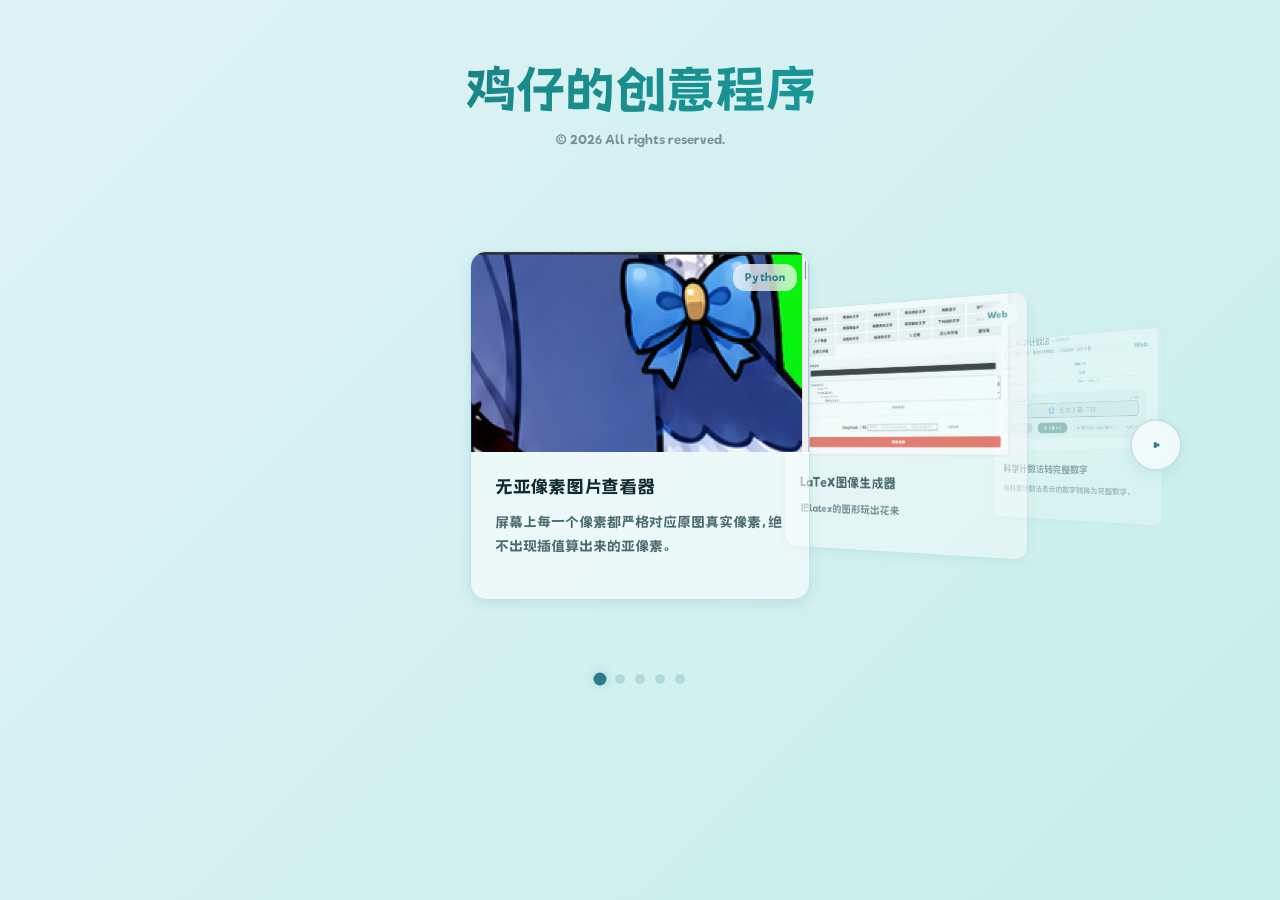
<file: index.html>
<!DOCTYPE html>
<html lang="zh-CN">
<head>
    <meta charset="UTF-8">
    <meta name="viewport" content="width=device-width, initial-scale=1.0">
    <title>鸡仔的创意程序</title>
    <link rel="icon" type="image/svg+xml" href="favicon.svg">
    <link rel="stylesheet" href="styles.css">
</head>
<body>
    <header class="page-title">
        <h1>鸡仔的创意程序</h1>
        <p class="page-subtitle">&copy; 2026 All rights reserved.</p>
    </header>

    <section class="section" id="gallery">
        <div class="gallery" id="galleryGrid">
            
        </div>
    </section>

    <div class="modal-overlay" id="modalOverlay">
        <div class="modal" id="modal">
            <button class="modal-close" id="modalClose">✕</button>
            <div id="modalContent"></div>
        </div>
    </div>

    <script src="main.js"></script>
</body>
</html>
</file>
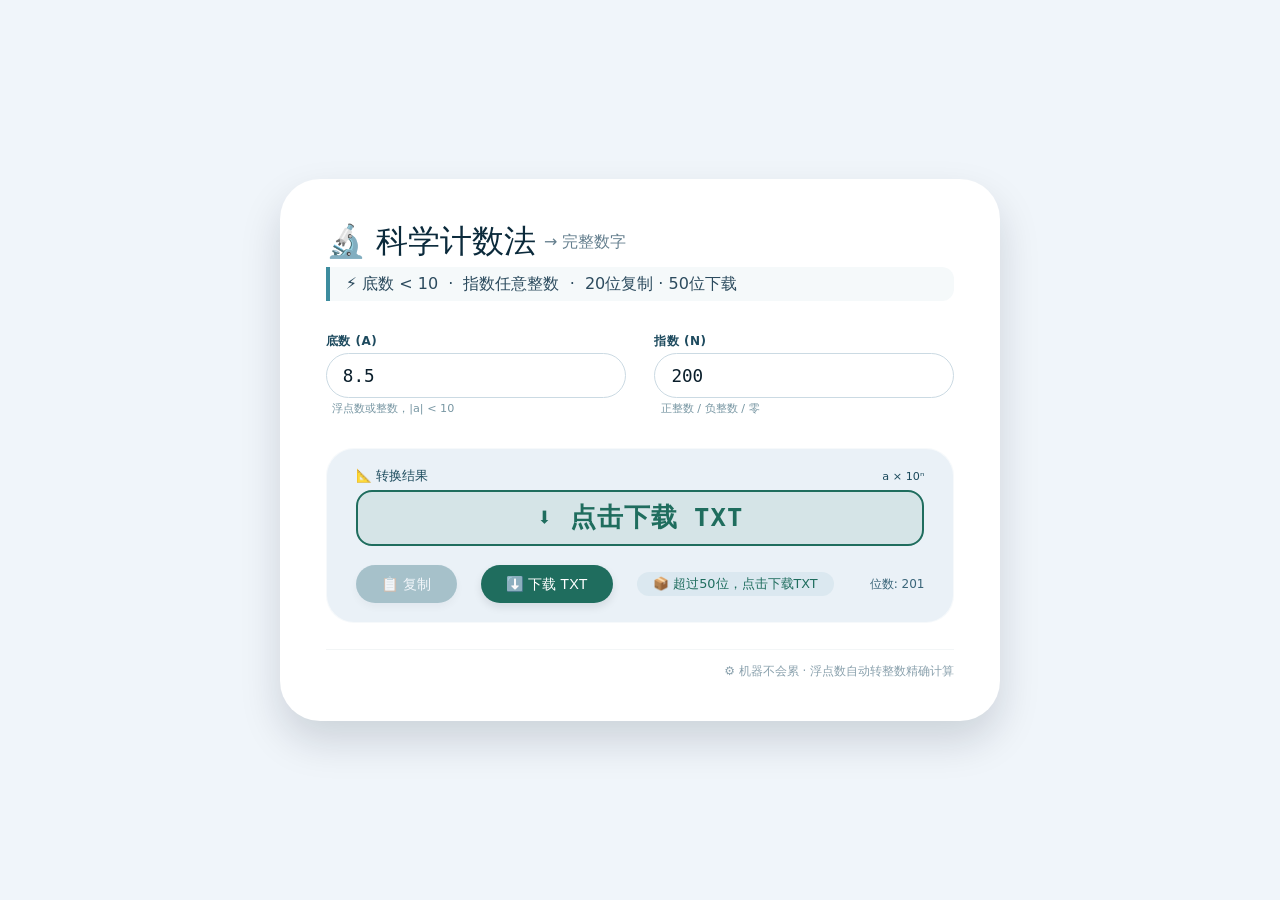
<file: 科学计数法/index.html>
<!DOCTYPE html>
<html lang="zh-CN">
<head>
    <meta charset="UTF-8">
    <meta name="viewport" content="width=device-width, initial-scale=1.0">
    <title>科学计数法 → 完整数字 · 复制/下载</title>
    <style>
        * {
            box-sizing: border-box;
            margin: 0;
        }
        body {
            font-family: 'Segoe UI', Roboto, system-ui, sans-serif;
            background: #f0f5fa;
            min-height: 100vh;
            display: flex;
            align-items: center;
            justify-content: center;
            padding: 1.5rem;
        }
        .card {
            background: white;
            border-radius: 40px;
            padding: 2.5rem 2.8rem;
            max-width: 720px;
            width: 100%;
            box-shadow: 0 20px 40px rgba(0,20,40,0.15);
            border: 1px solid rgba(255,255,255,0.3);
        }
        h1 {
            font-weight: 500;
            font-size: 2rem;
            color: #0b2a3b;
            display: flex;
            align-items: center;
            gap: 0.5rem;
            margin-bottom: 0.2rem;
        }
        h1 small {
            font-size: 1rem;
            font-weight: 400;
            color: #3e5f72;
            opacity: 0.8;
        }
        .subhead {
            color: #2c4b5e;
            margin-bottom: 2rem;
            padding-left: 1rem;
            border-left: 4px solid #3d8c9e;
            background: rgba(61,140,158,0.05);
            border-radius: 0 12px 12px 0;
            padding: 0.4rem 1rem;
        }
        .input-group {
            display: flex;
            flex-wrap: wrap;
            gap: 1.2rem 1.8rem;
            margin-bottom: 2rem;
        }
        .field {
            flex: 1 1 150px;
            min-width: 120px;
        }
        .field label {
            display: block;
            font-size: 0.75rem;
            text-transform: uppercase;
            font-weight: 600;
            color: #1d4a5e;
            letter-spacing: 0.04em;
            margin-bottom: 0.2rem;
        }
        .field input {
            width: 100%;
            padding: 0.7rem 1rem;
            font-size: 1.1rem;
            border: 1.5px solid #cbdae3;
            border-radius: 24px;
            background: white;
            font-family: 'JetBrains Mono', monospace;
            color: #0a1e2b;
            font-weight: 500;
            outline: none;
            transition: 0.15s;
        }
        .field input:focus {
            border-color: #2d7f94;
            box-shadow: 0 0 0 4px rgba(45,127,148,0.12);
        }
        .hint {
            font-size: 0.7rem;
            color: #3e6a7c;
            margin-top: 0.2rem;
            padding-left: 0.4rem;
            opacity: 0.7;
        }
        .result-box {
            background: #eaf1f7;
            border-radius: 28px;
            padding: 1.2rem 1.8rem;
            border: 1px solid rgba(255,255,255,0.6);
        }
        .result-header {
            display: flex;
            justify-content: space-between;
            align-items: center;
            font-size: 0.8rem;
            color: #1b4a5c;
            font-weight: 500;
            margin-bottom: 0.3rem;
        }
        .result-number {
            font-family: 'JetBrains Mono', 'Fira Code', monospace;
            font-size: 1.4rem;
            font-weight: 500;
            color: #022b3b;
            word-break: break-all;
            line-height: 1.4;
            min-height: 3.5rem;
            background: rgba(255,255,255,0.3);
            border-radius: 16px;
            padding: 0.4rem 1rem;
            cursor: default;
            transition: 0.15s;
            display: flex;
            align-items: center;
        }
        .result-number .placeholder {
            opacity: 0.35;
            font-weight: 300;
            font-size: 1.2rem;
        }
        .result-number.clickable-copy {
            cursor: pointer;
            background: rgba(29, 74, 94, 0.08);
            border: 2px dashed #1d4a5e;
            color: #1d4a5e;
            justify-content: center;
            font-weight: 600;
            font-size: 1.6rem;
            letter-spacing: 0.04em;
        }
        .result-number.clickable-copy:hover {
            background: rgba(29, 74, 94, 0.15);
            transform: scale(1.01);
        }
        .result-number.clickable-download {
            cursor: pointer;
            background: rgba(31, 109, 94, 0.1);
            border: 2px solid #1f6d5e;
            color: #1f6d5e;
            justify-content: center;
            font-weight: 600;
            font-size: 1.6rem;
            letter-spacing: 0.04em;
        }
        .result-number.clickable-download:hover {
            background: rgba(31, 109, 94, 0.18);
            transform: scale(1.01);
        }
        .error-msg {
            color: #b13e4b;
            background: rgba(190,50,60,0.07);
            border-radius: 40px;
            padding: 0.3rem 1.2rem;
            font-size: 0.85rem;
            display: inline-block;
            margin-top: 0.4rem;
            border-left: 3px solid #b13e4b;
        }
        .action-bar {
            display: flex;
            flex-wrap: wrap;
            align-items: center;
            gap: 0.8rem 1.5rem;
            margin-top: 1.2rem;
        }
        .btn {
            background: #1d4a5e;
            color: white;
            border: none;
            padding: 0.6rem 1.6rem;
            border-radius: 40px;
            font-weight: 500;
            font-size: 0.9rem;
            cursor: pointer;
            transition: 0.15s;
            display: inline-flex;
            align-items: center;
            gap: 0.4rem;
            box-shadow: 0 4px 8px rgba(0,20,30,0.1);
        }
        .btn:hover {
            background: #123a4b;
            transform: scale(1.01);
        }
        .btn:disabled {
            opacity: 0.4;
            pointer-events: none;
            filter: grayscale(0.3);
        }
        .btn-copy {
            background: #2d7f94;
        }
        .btn-copy:hover {
            background: #1f6a7c;
        }
        .btn-download {
            background: #1f6d5e;
        }
        .btn-download:hover {
            background: #15584b;
        }
        .file-hint {
            font-size: 0.8rem;
            color: #2f5d6b;
            background: rgba(45,127,148,0.08);
            padding: 0.2rem 1rem;
            border-radius: 40px;
        }
        .toast {
            position: fixed;
            bottom: 30px;
            left: 50%;
            transform: translateX(-50%);
            background: #1d4a5e;
            color: white;
            padding: 0.8rem 2rem;
            border-radius: 40px;
            font-size: 0.95rem;
            box-shadow: 0 8px 24px rgba(0,0,0,0.2);
            opacity: 0;
            transition: opacity 0.3s ease;
            pointer-events: none;
            z-index: 999;
            font-weight: 500;
        }
        .toast.show {
            opacity: 1;
        }
        .footnote {
            margin-top: 1.6rem;
            font-size: 0.75rem;
            color: #3d6377;
            text-align: right;
            border-top: 1px solid rgba(80,120,140,0.12);
            padding-top: 0.8rem;
            opacity: 0.6;
        }
        @media (max-width: 480px) {
            .card { padding: 1.5rem; }
            .result-number { font-size: 1.1rem; }
            .result-number.clickable-copy,
            .result-number.clickable-download { font-size: 1.3rem; }
        }
    </style>
</head>
<body>
<div class="card">
    <h1>
        🔬 科学计数法
        <small>→ 完整数字</small>
    </h1>
    <div class="subhead">
        ⚡ 底数 &lt; 10 &nbsp;·&nbsp; 指数任意整数 &nbsp;·&nbsp; 20位复制 · 50位下载
    </div>

    <div class="input-group">
        <div class="field">
            <label for="mantissa">底数 (a)</label>
            <input type="text" id="mantissa" inputmode="decimal" placeholder="例 3.14" value="8.5">
            <div class="hint">浮点数或整数，|a| &lt; 10</div>
        </div>
        <div class="field">
            <label for="exponent">指数 (n)</label>
            <input type="text" id="exponent" inputmode="numeric" placeholder="例 200" value="200">
            <div class="hint">正整数 / 负整数 / 零</div>
        </div>
    </div>

    <div class="result-box">
        <div class="result-header">
            <span>📐 转换结果</span>
            <span style="font-size:0.7rem;">a × 10ⁿ</span>
        </div>
        <div id="resultDisplay" class="result-number">
            <span class="placeholder">等待输入…</span>
        </div>
        <div id="errorDisplay" class="error-msg" style="display: none;"></div>

        <div class="action-bar">
            <button id="copyBtn" class="btn btn-copy" disabled>
                📋 复制
            </button>
            <button id="downloadBtn" class="btn btn-download" disabled>
                ⬇️ 下载 TXT
            </button>
            <span id="fileSizeHint" class="file-hint">20位可复制 · 50位可下载</span>
            <span style="margin-left:auto; font-size:0.75rem; color:#3a6579;" id="digitCount">位数: 0</span>
        </div>
    </div>
    <div class="footnote">
        <span>⚙️ 机器不会累 · 浮点数自动转整数精确计算</span>
    </div>
</div>

<!-- Toast 提示 -->
<div id="toast" class="toast"></div>

<script>
    (function() {
        const mantissaInput = document.getElementById('mantissa');
        const exponentInput = document.getElementById('exponent');
        const resultDisplay = document.getElementById('resultDisplay');
        const errorDisplay = document.getElementById('errorDisplay');
        const copyBtn = document.getElementById('copyBtn');
        const downloadBtn = document.getElementById('downloadBtn');
        const digitCountSpan = document.getElementById('digitCount');
        const fileSizeHint = document.getElementById('fileSizeHint');
        const toast = document.getElementById('toast');

        let currentFullNumber = '';
        let hasError = false;
        let currentMode = 'none'; // 'copy' | 'download' | 'none'

        let toastTimer = null;

        function showToast(msg, duration = 2000) {
            toast.textContent = msg;
            toast.classList.add('show');
            if (toastTimer) clearTimeout(toastTimer);
            toastTimer = setTimeout(() => {
                toast.classList.remove('show');
            }, duration);
        }

        // ---------- 将浮点数转为整数 ----------
        function floatToInteger(val) {
            if (Number.isInteger(val)) {
                return { intPart: BigInt(val), scale: 0 };
            }
            const str = val.toString();
            if (str.includes('e')) {
                const num = Number(val);
                if (Number.isInteger(num)) {
                    return { intPart: BigInt(num), scale: 0 };
                }
                const fixed = num.toFixed(15).replace(/\.?0+$/, '');
                return floatToIntegerFromString(fixed);
            }
            return floatToIntegerFromString(str);
        }

        function floatToIntegerFromString(str) {
            const parts = str.split('.');
            if (parts.length === 1) {
                return { intPart: BigInt(parts[0]), scale: 0 };
            }
            const intPart = parts[0];
            const fracPart = parts[1];
            const scale = fracPart.length;
            const combined = intPart + fracPart;
            const trimmed = combined.replace(/^0+/, '') || '0';
            return { intPart: BigInt(trimmed), scale: scale };
        }

        // ---------- 核心计算 ----------
        function computeScientific(mantissaStr, exponentStr) {
            if (mantissaStr.trim() === '' && exponentStr.trim() === '') {
                return { value: null, error: null };
            }
            if (mantissaStr.trim() === '') {
                return { value: null, error: '请输入底数' };
            }
            if (exponentStr.trim() === '') {
                return { value: null, error: '请输入指数' };
            }

            const mantissa = parseFloat(mantissaStr);
            if (isNaN(mantissa)) {
                return { value: null, error: '底数必须是有效数字' };
            }
            if (Math.abs(mantissa) >= 10) {
                return { value: null, error: '底数绝对值必须 < 10' };
            }

            const expRaw = exponentStr.trim();
            if (!/^-?\d+$/.test(expRaw)) {
                return { value: null, error: '指数必须是整数 (例如 5, -3, 0)' };
            }
            const exponent = parseInt(expRaw, 10);
            if (isNaN(exponent)) {
                return { value: null, error: '指数无效' };
            }

            try {
                const { intPart, scale } = floatToInteger(mantissa);
                const adjustedExp = exponent - scale;

                if (adjustedExp >= 0) {
                    const tenBig = BigInt(10);
                    const expBig = BigInt(adjustedExp);
                    const factor = tenBig ** expBig;
                    const full = intPart * factor;
                    return { value: full.toString(), error: null, isScientific: false };
                } else {
                    const divisorExp = -adjustedExp;
                    const tenBig = BigInt(10);
                    const divisor = tenBig ** BigInt(divisorExp);
                    const keep = Math.min(divisorExp + 10, 30);
                    const multiplier = tenBig ** BigInt(keep);
                    const scaled = intPart * multiplier;
                    const quotient = scaled / divisor;
                    const remainder = scaled % divisor;
                    let fracStr = '';
                    if (remainder !== 0n) {
                        const half = divisor / 2n;
                        let rounded = quotient;
                        if (remainder >= half) {
                            rounded = quotient + 1n;
                        }
                        const roundedStr = rounded.toString();
                        if (roundedStr.length <= keep) {
                            fracStr = roundedStr.padStart(keep, '0');
                        } else {
                            fracStr = roundedStr.slice(1);
                        }
                    } else {
                        fracStr = quotient.toString().padStart(keep, '0');
                    }
                    fracStr = fracStr.replace(/0+$/, '');
                    const intResult = (quotient / multiplier).toString();
                    if (fracStr === '' || fracStr === '0') {
                        return { value: intResult, error: null, isScientific: false };
                    } else {
                        return { value: `${intResult}.${fracStr}`, error: null, isScientific: false };
                    }
                }
            } catch (e) {
                return { value: null, error: '计算异常: ' + e.message };
            }
        }

        // ---------- 复制到剪贴板 ----------
        function copyToClipboard() {
            if (!currentFullNumber || hasError) return;
            if (navigator.clipboard && navigator.clipboard.writeText) {
                navigator.clipboard.writeText(currentFullNumber).then(() => {
                    showToast('✅ 已复制到剪贴板！');
                }).catch(() => {
                    fallbackCopy();
                });
            } else {
                fallbackCopy();
            }
        }

        function fallbackCopy() {
            const textarea = document.createElement('textarea');
            textarea.value = currentFullNumber;
            textarea.style.position = 'fixed';
            textarea.style.opacity = '0';
            textarea.style.left = '-9999px';
            document.body.appendChild(textarea);
            textarea.select();
            try {
                document.execCommand('copy');
                showToast('✅ 已复制到剪贴板！');
            } catch (e) {
                showToast('❌ 复制失败，请手动选择复制');
            }
            document.body.removeChild(textarea);
        }

        // ---------- 下载 TXT ----------
        function downloadTXT() {
            if (!currentFullNumber || hasError) return;
            const mantissaRaw = mantissaInput.value.trim() || 'a';
            const exponentRaw = exponentInput.value.trim() || 'n';
            const filename = `scientific_${mantissaRaw}_e${exponentRaw}.txt`;
            const content = currentFullNumber;
            const blob = new Blob([content], { type: 'text/plain;charset=utf-8' });
            const url = URL.createObjectURL(blob);
            const a = document.createElement('a');
            a.href = url;
            a.download = filename;
            document.body.appendChild(a);
            a.click();
            document.body.removeChild(a);
            URL.revokeObjectURL(url);
            showToast('✅ 下载已开始！');
        }

        // ---------- 点击结果区域 ----------
        function handleResultClick() {
            if (hasError || !currentFullNumber) return;
            if (currentMode === 'copy') {
                copyToClipboard();
            } else if (currentMode === 'download') {
                downloadTXT();
            }
        }

        // ---------- 更新界面 ----------
        function updateDisplay() {
            const mantissaVal = mantissaInput.value;
            const exponentVal = exponentInput.value;

            const result = computeScientific(mantissaVal, exponentVal);

            errorDisplay.style.display = 'none';
            errorDisplay.textContent = '';
            hasError = false;
            copyBtn.disabled = true;
            downloadBtn.disabled = true;
            currentFullNumber = '';
            currentMode = 'none';
            resultDisplay.classList.remove('clickable-copy', 'clickable-download');
            resultDisplay.style.cursor = 'default';

            if (result.error) {
                errorDisplay.textContent = result.error;
                errorDisplay.style.display = 'inline-block';
                resultDisplay.innerHTML = `<span style="opacity:0.4;">—</span>`;
                digitCountSpan.textContent = '位数: 0';
                fileSizeHint.textContent = '输入有误';
                fileSizeHint.style.color = '#b13e4b';
                hasError = true;
                return;
            }

            if (result.value === null || result.value === undefined) {
                resultDisplay.innerHTML = `<span class="placeholder">等待输入…</span>`;
                digitCountSpan.textContent = '位数: 0';
                fileSizeHint.textContent = '等待输入';
                fileSizeHint.style.color = '#2f5d6b';
                return;
            }

            const displayVal = result.value;
            currentFullNumber = displayVal;

            const digitOnly = displayVal.replace(/[^0-9]/g, '');
            const digitLen = digitOnly.length;
            digitCountSpan.textContent = `位数: ${digitLen}`;

            const isScientificNotation = result.isScientific || displayVal.includes('×') || displayVal.includes('10^');

            // 根据位数决定模式
            if (!isScientificNotation && !hasError) {
                if (digitLen > 50) {
                    // 下载模式
                    currentMode = 'download';
                    resultDisplay.innerHTML = `<span>⬇️ 点击下载 TXT</span>`;
                    resultDisplay.classList.add('clickable-download');
                    resultDisplay.style.cursor = 'pointer';
                    copyBtn.disabled = true;
                    downloadBtn.disabled = false;
                    fileSizeHint.textContent = `📦 超过50位，点击下载TXT`;
                    fileSizeHint.style.color = '#1f6d5e';
                } else if (digitLen > 20) {
                    // 复制模式
                    currentMode = 'copy';
                    resultDisplay.innerHTML = `<span>📋 点击复制</span>`;
                    resultDisplay.classList.add('clickable-copy');
                    resultDisplay.style.cursor = 'pointer';
                    copyBtn.disabled = false;
                    downloadBtn.disabled = true;
                    fileSizeHint.textContent = `📋 超过20位，点击复制`;
                    fileSizeHint.style.color = '#2d7f94';
                } else {
                    // 正常显示
                    currentMode = 'none';
                    resultDisplay.innerHTML = displayVal;
                    resultDisplay.classList.remove('clickable-copy', 'clickable-download');
                    resultDisplay.style.cursor = 'default';
                    copyBtn.disabled = true;
                    downloadBtn.disabled = true;
                    fileSizeHint.textContent = `位数 ≤ 20，直接显示`;
                    fileSizeHint.style.color = '#2f5d6b';
                }
            } else {
                // 科学计数法表示，无法处理
                currentMode = 'none';
                resultDisplay.innerHTML = displayVal;
                resultDisplay.classList.remove('clickable-copy', 'clickable-download');
                resultDisplay.style.cursor = 'default';
                copyBtn.disabled = true;
                downloadBtn.disabled = true;
                fileSizeHint.textContent = `⚠️ 科学计数法表示，无法转换`;
                fileSizeHint.style.color = '#b13e4b';
            }
        }

        // ---------- 事件绑定 ----------
        mantissaInput.addEventListener('input', updateDisplay);
        exponentInput.addEventListener('input', updateDisplay);
        copyBtn.addEventListener('click', copyToClipboard);
        downloadBtn.addEventListener('click', downloadTXT);
        resultDisplay.addEventListener('click', handleResultClick);

        mantissaInput.addEventListener('keydown', (e) => {
            if (e.key === 'Enter') { e.preventDefault(); exponentInput.focus(); }
        });
        exponentInput.addEventListener('keydown', (e) => {
            if (e.key === 'Enter') { e.preventDefault(); updateDisplay(); }
        });

        [mantissaInput, exponentInput].forEach(inp => {
            inp.addEventListener('blur', function() {
                this.value = this.value.trim();
                updateDisplay();
            });
        });

        updateDisplay();
    })();
</script>
</body>
</html>
</file>
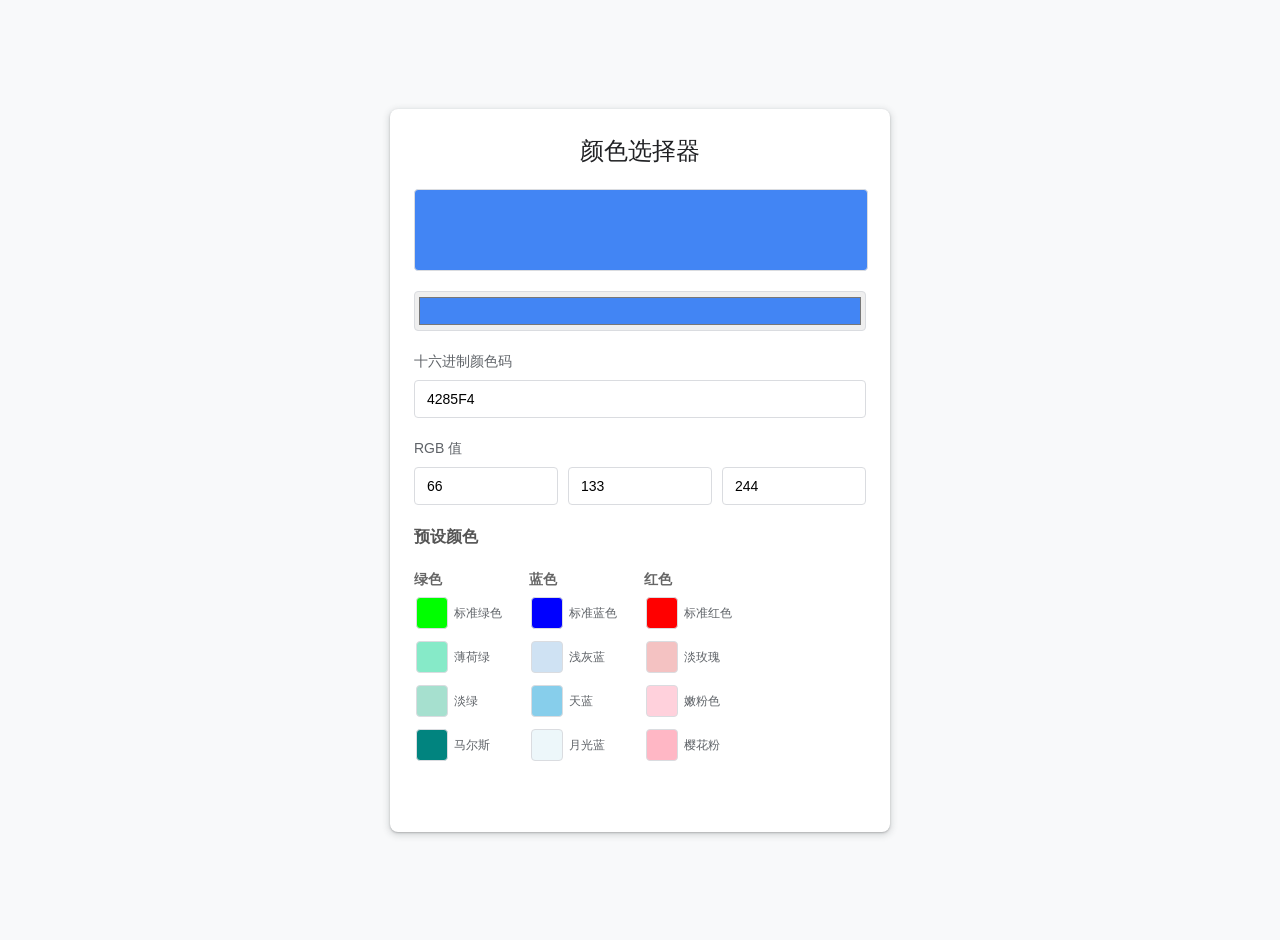
<file: material/colorpicker.html>
<!DOCTYPE html>
<html lang="zh-CN">
<head>
    <meta charset="UTF-8">
    <meta name="viewport" content="width=device-width, initial-scale=1.0">
    <title>颜色选择器</title>
    <link href="design.css" rel="stylesheet">
    <script src="dat.js"></script>
</head>
<body>
    <div class="card">
        <h1>颜色选择器</h1>
        <div class="color-preview" id="colorDisplay"></div>
        <input type="color" id="colorPicker" value="#4285F4">
        <div class="input-group">
            <label for="hexInput">十六进制颜色码</label>
            <input type="text" id="hexInput" class="text-input" placeholder="例如: 4285F4">
        </div>
        <div class="input-group">
            <label>RGB 值</label>
            <div class="rgb-inputs">
                <input type="number" id="redInput" min="0" max="255" class="rgb-input" placeholder="R">
                <input type="number" id="greenInput" min="0" max="255" class="rgb-input" placeholder="G">
                <input type="number" id="blueInput" min="0" max="255" class="rgb-input" placeholder="B">
            </div>
        </div>
        <div class="preset-colors">
            <h3>预设颜色</h3>
            <div class="preset-grid" id="presetColors"></div>
        </div>
    </div>
    
    <script>
        const colorPicker = document.getElementById('colorPicker');
        const hexInput = document.getElementById('hexInput');
        const redInput = document.getElementById('redInput');
        const greenInput = document.getElementById('greenInput');
        const blueInput = document.getElementById('blueInput');
        const colorDisplay = document.getElementById('colorDisplay');
        const presetColors = document.getElementById('presetColors');

        // 初始化颜色显示
        function updateColorDisplay(color) {
            colorDisplay.style.backgroundColor = color;
        }

        // 初始化预设颜色
        function initPresetColors() {
            // 按颜色分类
            const colorGroups = {
                '绿色': DefaultColors.filter(color => color.name.includes('绿')|| color.name === '马尔斯'),
                '蓝色': DefaultColors.filter(color => color.name.includes('蓝')),
                '红色': DefaultColors.filter(color => color.name.includes('红') || color.name.includes('粉') || color.name === '淡玫瑰'),
            };

            // 为每个颜色分类创建区域
            for (const [groupName, colors] of Object.entries(colorGroups)) {
                if (colors.length === 0) continue;
                
                const groupContainer = document.createElement('div');
                groupContainer.className = 'color-group';
                groupContainer.style.marginBottom = '25px'; // 增加组间距
                
                const groupTitle = document.createElement('h4');
                groupTitle.textContent = groupName;
                groupContainer.appendChild(groupTitle);
                
                const groupGrid = document.createElement('div');
                groupGrid.className = 'preset-grid';
                
                colors.forEach(color => {
                    const colorWrapper = document.createElement('div');
                    colorWrapper.className = 'color-item';
                    
                    const colorElement = document.createElement('div');
                    colorElement.className = 'preset-color';
                    colorElement.style.backgroundColor = `#${color.hex}`;
                    
                    const colorLabel = document.createElement('span');
                    colorLabel.className = 'color-label';
                    colorLabel.textContent = color.name;
                    
                    colorWrapper.appendChild(colorElement);
                    colorWrapper.appendChild(colorLabel);
                    colorWrapper.addEventListener('click', () => {
                        colorPicker.value = `#${color.hex}`;
                        colorPicker.dispatchEvent(new Event('input'));
                    });
                    
                    groupGrid.appendChild(colorWrapper);
                });
                
                groupContainer.appendChild(groupGrid);
                presetColors.appendChild(groupContainer);
            }
        }

        // 颜色选择器改变时更新输入框和显示区域
        colorPicker.addEventListener('input', function () {
            const selectedColor = this.value;
            hexInput.value = selectedColor.slice(1).toUpperCase();

            const r = parseInt(selectedColor.slice(1, 3), 16);
            const g = parseInt(selectedColor.slice(3, 5), 16);
            const b = parseInt(selectedColor.slice(5, 7), 16);

            redInput.value = r;
            greenInput.value = g;
            blueInput.value = b;

            updateColorDisplay(selectedColor);
        });

        // 十六进制输入框改变时更新颜色选择器和显示区域
        hexInput.addEventListener('input', function () {
            const inputHex = this.value.trim().toUpperCase();
            if (/^([A-F0-9]{3}|[A-F0-9]{6})$/.test(inputHex)) {
                const fullHex = inputHex.length === 3 
                    ? inputHex.split('').map(c => c + c).join('')
                    : inputHex;
                const hex = `#${fullHex}`;
                colorPicker.value = hex;
                const r = parseInt(fullHex.slice(0, 2), 16);
                const g = parseInt(fullHex.slice(2, 4), 16);
                const b = parseInt(fullHex.slice(4, 6), 16);
                redInput.value = r;
                greenInput.value = g;
                blueInput.value = b;
                updateColorDisplay(hex);
            }
        });

        // RGB 输入框改变时更新颜色选择器和显示区域
        function updateFromRGB() {
            const r = Math.min(255, Math.max(0, parseInt(redInput.value) || 0));
            const g = Math.min(255, Math.max(0, parseInt(greenInput.value) || 0));
            const b = Math.min(255, Math.max(0, parseInt(blueInput.value) || 0));

            redInput.value = r;
            greenInput.value = g;
            blueInput.value = b;

            const hex = `#${r.toString(16).padStart(2, '0')}${g.toString(16).padStart(2, '0')}${b.toString(16).padStart(2, '0')}`.toUpperCase();
            colorPicker.value = hex;
            hexInput.value = hex.slice(1);
            updateColorDisplay(hex);
        }

        redInput.addEventListener('input', updateFromRGB);
        greenInput.addEventListener('input', updateFromRGB);
        blueInput.addEventListener('input', updateFromRGB);

        // 初始化显示
        colorPicker.dispatchEvent(new Event('input'));
        initPresetColors();
    </script>
</body>
</html>
</file>
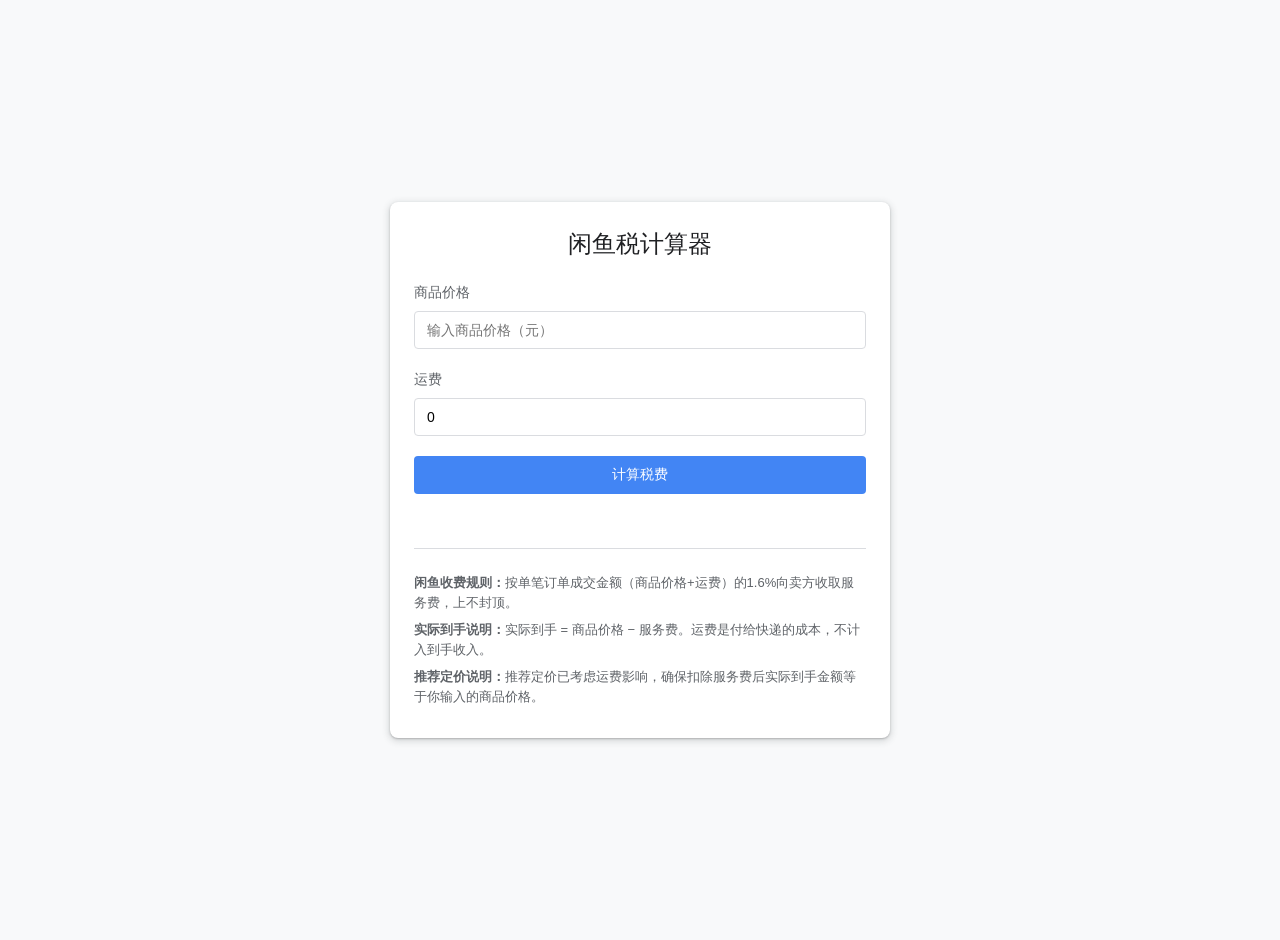
<file: material/goofishtax.html>
<!DOCTYPE html>
<html lang="zh-CN">
<head>
    <meta charset="UTF-8">
    <meta name="viewport" content="width=device-width, initial-scale=1.0">
    <title>闲鱼税计算器</title>
    <link href="design.css" rel="stylesheet">
</head>
<body>
    <div class="card">
        <h1>闲鱼税计算器</h1>
        
        <div class="input-group">
            <label for="price">商品价格</label>
            <input type="number" id="price" placeholder="输入商品价格（元）" class="input-field">
        </div>
        <div class="input-group">
            <label for="shipping">运费</label>
            <input type="number" id="shipping" placeholder="输入运费（元），无则填0" class="input-field" value="0">
        </div>
        <button onclick="calculateTax()" class="btn">计算税费</button>
        <div id="error"></div>
        
        <div class="result" id="result" style="display: none;">
            <div class="result-item">
                <span class="result-label">商品价格</span>
                <span class="result-value" id="original-price">0.00 元</span>
            </div>
            <div class="result-item">
                <span class="result-label">运费</span>
                <span class="result-value" id="shipping-display">0.00 元</span>
            </div>
            <div class="result-item">
                <span class="result-label">成交总价</span>
                <span class="result-value" id="total-price">0.00 元</span>
            </div>
            <div class="result-item">
                <span class="result-label">闲鱼服务费 (1.6%)</span>
                <span class="result-value" id="tax">0.00 元</span>
            </div>
            <div class="result-item">
                <span class="result-label">实际到手</span>
                <span class="result-value highlight" id="actual-amount">0.00 元</span>
            </div>
            <div class="result-item">
                <span class="result-label">推荐定价</span>
                <span class="result-value highlight" id="suggested-price">0.00 元</span>
            </div>
        </div>
        
        <div class="note">
            <p><strong>闲鱼收费规则：</strong>按单笔订单成交金额（商品价格+运费）的1.6%向卖方收取服务费，上不封顶。</p>
            <p><strong>实际到手说明：</strong>实际到手 = 商品价格 − 服务费。运费是付给快递的成本，不计入到手收入。</p>
            <p><strong>推荐定价说明：</strong>推荐定价已考虑运费影响，确保扣除服务费后实际到手金额等于你输入的商品价格。</p>
        </div>
    </div>

    <script>
        function calculateTax() {
            const priceInput = document.getElementById('price');
            const shippingInput = document.getElementById('shipping');
            const errorElement = document.getElementById('error');
            const resultElement = document.getElementById('result');
            
            // 获取输入价格和运费
            const price = parseFloat(priceInput.value);
            const shipping = parseFloat(shippingInput.value) || 0;
            
            // 验证输入
            if (isNaN(price) || price <= 0) {
                errorElement.textContent = '请输入有效的商品价格';
                resultElement.style.display = 'none';
                return;
            }
            if (isNaN(shipping) || shipping < 0) {
                errorElement.textContent = '请输入有效的运费（不小于0）';
                resultElement.style.display = 'none';
                return;
            }
            
            errorElement.textContent = '';
            
            // 成交总价 = 商品价格 + 运费
            const totalPrice = price + shipping;
            
            // 计算服务费（按成交总价的1.6%，上不封顶）
            let tax = totalPrice * 0.016;
            tax = Math.round(tax * 100) / 100;
            
            // 实际到手 = 商品价格 - 服务费（运费是付给快递的成本）
            const actualAmount = Math.round((price - tax) * 100) / 100;
            
            // 推荐定价：确保扣除服务费后实际到手等于输入的商品价格
            // 公式：price = suggestedPrice - (suggestedPrice + shipping) × 0.016
            // 推导：suggestedPrice = (price + shipping × 0.016) / 0.984
            let suggestedPrice = (price + shipping * 0.016) / 0.984;
            suggestedPrice = Math.round(suggestedPrice * 100) / 100;
            
            // 显示结果
            document.getElementById('original-price').textContent = price.toFixed(2) + ' 元';
            document.getElementById('shipping-display').textContent = shipping.toFixed(2) + ' 元';
            document.getElementById('total-price').textContent = totalPrice.toFixed(2) + ' 元';
            document.getElementById('tax').textContent = tax.toFixed(2) + ' 元';
            document.getElementById('actual-amount').textContent = actualAmount.toFixed(2) + ' 元';
            document.getElementById('suggested-price').textContent = suggestedPrice.toFixed(2) + ' 元';
            
            resultElement.style.display = 'block';
        }
        
        // 添加回车键支持
        document.getElementById('price').addEventListener('keypress', function(e) {
            if (e.key === 'Enter') {
                calculateTax();
            }
        });
        document.getElementById('shipping').addEventListener('keypress', function(e) {
            if (e.key === 'Enter') {
                calculateTax();
            }
        });
    </script>
</body>
</html>
</file>
<file: styles.css>
@font-face {
    font-family: '荆南俊俊';
    src: url('荆南俊俊.ttf') format('truetype');
    font-weight: normal;
    font-style: normal;
}

* {
    margin: 0;
    padding: 0;
    box-sizing: border-box;
}

:root {
    --bg: #f0f8f8;
    --bg-gradient: linear-gradient(135deg, #e0f2f8 0%, #c8f0e8 100%);
    --surface: rgba(255, 255, 255, 0.6);
    --surface2: rgba(248, 255, 255, 0.8);
    --accent: #2a7c8c;
    --accent2: #19a7a7;
    --accent3: #3ea0af;
    --accent-glass: rgba(42, 124, 140, 0.15);
    --text: #0f2b30;
    --text2: #4a6a6f;
    --border: rgba(42, 124, 140, 0.2);
    --shadow: 0 4px 12px rgba(42, 124, 140, 0.12);
    --glow: rgba(42, 124, 140, 0.25);
}

body {
    font-family: 'PingFang SC', '荆南俊俊', 'Microsoft YaHei', sans-serif;
    background: var(--bg);
    background-image: var(--bg-gradient);
    color: var(--text);
    min-height: 100vh;
    overflow-x: hidden;
    line-height: 1.7;
}

.btn {
    padding: 12px 28px;
    border-radius: 12px;
    font-size: 0.95rem;
    font-weight: 600;
    cursor: pointer;
    border: none;
    transition: all 0.3s;
    text-decoration: none;
    display: inline-block;
}

.btn-primary {
    background: linear-gradient(135deg, var(--accent), var(--accent2));
    color: #fff;
    box-shadow: 0 4px 20px rgba(42, 124, 140, 0.3);
}

.btn-primary:hover {
    transform: translateY(-2px);
    box-shadow: 0 6px 30px rgba(42, 124, 140, 0.45);
}

@keyframes fadeInUp {
    from {
        opacity: 0;
    }
    to {
        opacity: 1;
    }
}

.page-title {
    text-align: center;
    padding: 60px 24px 24px;
    position: relative;
    z-index: 1;
}

.page-title h1 {
    font-size: 3.2rem;
    font-weight: 800;
    letter-spacing: -1px;
    line-height: 1.2;
    background: linear-gradient(135deg, #0f4a55 0%, #1a8a8a 40%, #19a7a7 100%);
    -webkit-background-clip: text;
    -webkit-text-fill-color: transparent;
    background-clip: text;
}

.page-subtitle {
    margin-top: 8px;
    font-size: 0.82rem;
    color: var(--text2);
    opacity: 0.7;
}

.section {
    position: relative;
    z-index: 1;
    padding: 0 24px;
    max-width: 1200px;
    margin: 0 auto;
}

.section-header {
    text-align: center;
    margin-bottom: 60px;
}

.section-label {
    display: inline-block;
    font-size: 0.8rem;
    font-weight: 600;
    letter-spacing: 0.08em;
    color: var(--accent);
    text-transform: uppercase;
    margin-bottom: 12px;
}

.coverflow-container {
    position: relative;
    width: 100%;
    max-width: 1100px;
    margin: 0 auto;
    padding: 30px 0;
    perspective: 1200px;
}

.coverflow-stage {
    position: relative;
    width: 100%;
    height: 440px;
    display: flex;
    align-items: center;
    justify-content: center;
    transform-style: preserve-3d;
    cursor: grab;
}

.coverflow-stage:active {
    cursor: grabbing;
}

.coverflow-card-wrapper {
    position: absolute;
    width: 340px;
    transition: transform 0.55s cubic-bezier(0.23, 1, 0.32, 1), opacity 0.55s cubic-bezier(0.23, 1, 0.32, 1);
    transform-style: preserve-3d;
    will-change: transform, opacity;
}

.coverflow-card-wrapper .card {
    width: 100%;
    margin: 0;
}

.coverflow-card-wrapper.active {
    z-index: 100 !important;
}

.coverflow-nav {
    position: absolute;
    top: 50%;
    transform: translateY(-50%);
    z-index: 20;
    width: 52px;
    height: 52px;
    border-radius: 50%;
    border: 2px solid var(--border);
    background: rgba(255, 255, 255, 0.65);
    backdrop-filter: blur(12px);
    cursor: pointer;
    font-size: 1.4rem;
    display: flex;
    align-items: center;
    justify-content: center;
    color: var(--accent);
    transition: all 0.3s;
    box-shadow: 0 4px 16px rgba(42, 124, 140, 0.1);
    user-select: none;
    line-height: 1;
}

.coverflow-nav:hover {
    background: rgba(255, 255, 255, 0.9);
    border-color: var(--accent);
    box-shadow: 0 6px 24px rgba(42, 124, 140, 0.25);
    transform: translateY(-50%) scale(1.08);
}

.coverflow-nav:active {
    transform: translateY(-50%) scale(0.95);
}

.coverflow-nav.prev {
    left: 8px;
}

.coverflow-nav.next {
    right: 8px;
}

.coverflow-dots {
    display: flex;
    justify-content: center;
    gap: 10px;
    margin-top: 28px;
}

.coverflow-dot {
    width: 10px;
    height: 10px;
    border-radius: 50%;
    background: var(--border);
    cursor: pointer;
    transition: all 0.3s;
}

.coverflow-dot.active {
    background: var(--accent);
    transform: scale(1.3);
    box-shadow: 0 0 8px var(--glow);
}

.coverflow-reflection {
    position: absolute;
    bottom: -60px;
    left: 50%;
    transform: translateX(-50%) scaleY(-1);
    width: 260px;
    height: 80px;
    background: linear-gradient(to bottom, rgba(255,255,255,0.15), transparent);
    border-radius: 50%;
    filter: blur(20px);
    pointer-events: none;
    transition: all 0.55s cubic-bezier(0.23, 1, 0.32, 1);
}

.card {
    background: rgba(255, 255, 255, 0.55);
    backdrop-filter: blur(10px);
    border: 1px solid var(--border);
    border-radius: 16px;
    overflow: hidden;
    transition: transform 0.3s cubic-bezier(0.25, 0.46, 0.45, 0.94), border-color 0.3s, box-shadow 0.3s;
    cursor: pointer;
    position: relative;
    animation: fadeInUp 0.5s ease both;
    box-shadow: var(--shadow);
    transform-style: preserve-3d;
    width: 100%;
}

.card:hover {
    border-color: rgba(42, 124, 140, 0.5);
    box-shadow: 0 12px 40px rgba(42, 124, 140, 0.2), 0 0 40px var(--glow);
}

.card-image {
    height: 200px;
    position: relative;
    overflow: hidden;
}

.card-image .img-bg {
    width: 100%;
    height: 100%;
    object-fit: cover;
    display: block;
}

.card-tag {
    position: absolute;
    top: 12px;
    right: 12px;
    padding: 4px 12px;
    border-radius: 12px;
    font-size: 0.7rem;
    font-weight: 600;
    background: rgba(255, 255, 255, 0.7);
    backdrop-filter: blur(10px);
    color: var(--accent);
    letter-spacing: 0.03em;
}

.card-body {
    padding: 20px 24px 24px;
}

.card-body h3 {
    font-size: 1.15rem;
    font-weight: 700;
    margin-bottom: 8px;
    letter-spacing: -0.3px;
}

.card-body p {
    font-size: 0.88rem;
    color: var(--text2);
    margin-bottom: 16px;
    display: -webkit-box;
    -webkit-line-clamp: 2;
    line-clamp: 2;
    -webkit-box-orient: vertical;
    overflow: hidden;
}

.modal-overlay {
    position: fixed;
    inset: 0;
    background: rgba(15, 43, 48, 0.5);
    backdrop-filter: blur(8px);
    z-index: 200;
    display: flex;
    align-items: center;
    justify-content: center;
    opacity: 0;
    pointer-events: none;
    transition: opacity 0.3s;
}

.modal-overlay.open {
    opacity: 1;
    pointer-events: auto;
}

.modal {
    background: var(--surface2);
    border: 1px solid var(--border);
    border-radius: 20px;
    padding: 40px;
    max-width: 560px;
    width: 90%;
    max-height: 80vh;
    overflow-y: auto;
    position: relative;
    transform: translateY(20px) scale(0.95);
    transition: transform 0.3s cubic-bezier(0.25, 0.8, 0.25, 1.2);
    box-shadow: 0 20px 60px rgba(42, 124, 140, 0.2);
}

.modal-overlay.open .modal {
    transform: translateY(0) scale(1);
}

.modal-close {
    position: absolute;
    top: 16px;
    right: 16px;
    width: 36px;
    height: 36px;
    border-radius: 50%;
    border: 1px solid var(--border);
    background: rgba(255,255,255,0.5);
    color: var(--text2);
    cursor: pointer;
    font-size: 1.1rem;
    display: flex;
    align-items: center;
    justify-content: center;
    transition: all 0.3s;
}

.modal-close:hover {
    color: var(--text);
    border-color: var(--accent);
}

.modal h2 {
    font-size: 1.6rem;
    font-weight: 700;
    margin-bottom: 8px;
    letter-spacing: -0.5px;
}

.modal .modal-tag {
    display: inline-block;
    padding: 4px 12px;
    border-radius: 12px;
    font-size: 0.75rem;
    font-weight: 600;
    background: var(--accent-glass);
    color: var(--accent);
    margin-bottom: 16px;
}

.modal .modal-desc {
    font-size: 0.92rem;
    color: var(--text2);
    line-height: 1.8;
    margin-bottom: 20px;
}

.modal .modal-link {
    display: block;
    width: 100%;
    text-align: center;
    box-sizing: border-box;
}

.modal-links {
    display: grid;
    grid-template-columns: repeat(2, 1fr);
    gap: 12px;
    margin-top: 8px;
}

.modal-links .modal-link {
    display: flex;
    align-items: center;
    justify-content: center;
    width: 100%;
    padding: 14px 18px;
    font-size: 0.9rem;
    border-radius: 12px;
    box-sizing: border-box;
    transition: all 0.3s cubic-bezier(0.25, 0.8, 0.25, 1);
}

.modal-links .modal-link:hover {
    transform: translateY(-2px);
    box-shadow: 0 8px 28px rgba(42, 124, 140, 0.45);
    filter: brightness(1.08);
}

.modal-links .modal-link:nth-child(odd):last-child {
    grid-column: 1 / -1;
}

@media (max-width: 560px) {
    .modal-links {
        grid-template-columns: 1fr;
    }
    .modal-links .modal-link:nth-child(odd):last-child {
        grid-column: auto;
    }
}

@media (max-width: 768px) {
    .page-title {
        padding: 50px 20px 16px;
    }
    .page-title h1 {
        font-size: 2.2rem;
    }
    .coverflow-card-wrapper {
        width: 260px;
    }
    .coverflow-stage {
        height: 380px;
    }
    .coverflow-nav {
        width: 40px;
        height: 40px;
        font-size: 1.1rem;
    }
    .coverflow-nav.prev {
        left: 2px;
    }
    .coverflow-nav.next {
        right: 2px;
    }
}

@media (max-width: 480px) {
    .coverflow-card-wrapper {
        width: 220px;
    }
    .coverflow-stage {
        height: 340px;
    }
}

.reveal {
    opacity: 0;
    transform: translateY(30px);
    transition: all 0.6s cubic-bezier(0.25, 0.8, 0.25, 1);
}

.reveal.visible {
    opacity: 1;
    transform: translateY(0);
}
</file>
<file: material/design.css>
:root {
    --primary-color: #4285F4;
    --error-color: #EA4335;
    --success-color: #34A853;
    --warning-color: #FBBC05;
    --text-color: #202124;
    --secondary-text: #5F6368;
    --border-color: #DADCE0;
    --background-color: #FFFFFF;
    --card-shadow: 0 1px 2px 0 rgba(60,64,67,0.3), 0 2px 6px 2px rgba(60,64,67,0.15);
    --input-focus-shadow: 0 0 0 2px rgba(66,133,244,0.3);
}

body {
    font-family: 'Google Sans', 'Roboto', Arial, sans-serif;
    background-color: #F8F9FA;
    color: var(--text-color);
    margin: 0;
    padding: 20px;
    min-height: 100vh;
    display: flex;
    justify-content: center;
    align-items: center;
    line-height: 1.5;
}

.card {
    background-color: var(--background-color);
    border-radius: 8px;
    box-shadow: var(--card-shadow);
    padding: 24px;
    max-width: 500px;
    height: auto;
    width: 100%;
    box-sizing: border-box;
}

h1 {
    color: var(--text-color);
    font-size: 24px;
    font-weight: 500;
    margin: 0 0 20px 0;
    text-align: center;
}

.input-group {
    margin-bottom: 20px;
}

label {
    display: block;
    margin-bottom: 8px;
    color: var(--secondary-text);
    font-size: 14px;
    font-weight: 500;
}

.input-field, .text-input, .rgb-input {
    width: 100%;
    padding: 10px 12px;
    border: 1px solid var(--border-color);
    border-radius: 4px;
    font-size: 14px;
    box-sizing: border-box;
    transition: border 0.2s, box-shadow 0.2s;
}

.input-field:focus, .text-input:focus, .rgb-input:focus {
    border-color: var(--primary-color);
    outline: none;
    box-shadow: var(--input-focus-shadow);
}

.rgb-inputs {
    display: flex;
    gap: 10px;
}

.rgb-inputs > div {
    flex: 1;
}

.btn {
    background-color: var(--primary-color);
    color: white;
    border: none;
    border-radius: 4px;
    padding: 10px 24px;
    font-size: 14px;
    font-weight: 500;
    cursor: pointer;
    width: 100%;
    transition: background-color 0.2s, box-shadow 0.2s;
}

.btn:hover {
    background-color: #3367D6;
    box-shadow: 0 1px 2px 0 rgba(66,133,244,0.3);
}

.btn:active {
    background-color: #2A56C6;
}

#error {
    color: var(--error-color);
    font-size: 13px;
    margin: 10px 0;
    min-height: 20px;
}

.result {
    margin-top: 24px;
    border-top: 1px solid var(--border-color);
    padding-top: 16px;
}

.result-item {
    display: flex;
    justify-content: space-between;
    margin-bottom: 12px;
}

.result-label {
    color: var(--secondary-text);
}

.result-value {
    font-weight: 500;
}

.highlight {
    color: var(--primary-color);
    font-weight: 500;
}

.note {
    margin-top: 24px;
    padding-top: 16px;
    border-top: 1px solid var(--border-color);
    font-size: 13px;
    color: var(--secondary-text);
}

.note p {
    margin: 8px 0;
}

/* 颜色选择器特定样式 */
.color-preview {
    width: 100%;
    height: 80px;
    border-radius: 4px;
    margin-bottom: 20px;
    border: 1px solid var(--border-color);
    transition: background-color 0.2s;
}

input[type="color"] {
    width: 100%;
    height: 40px;
    margin-bottom: 20px;
    cursor: pointer;
    border: 1px solid var(--border-color);
    border-radius: 4px;
}

input[type="radio"] {
    margin-right: 8px;
}

/* 调整主容器 */
.main-container {
    max-width: 1200px;
    width: 100%;
    padding: 20px;
}

@media (max-width: 600px) {
    .card {
        padding: 16px;
    }
    
    h1 {
        font-size: 20px;
    }
}

/* 预设颜色区域样式 */
.preset-colors {
    margin: 20px 0;
}

.preset-colors h3 {
    margin-bottom: 10px;
    font-size: 16px;
    color: #555;
}

.color-group {
    margin-bottom: 15px;
}

.color-group h4 {
    margin: 10px 0 5px;
    font-size: 14px;
    color: #666;
}

.color-item {
    display: flex;
    align-items: center;
    gap: 6px;  /* 缩小间距 */
    cursor: pointer;
    padding: 2px;  /* 缩小内边距 */
    border-radius: 4px;
}

.preset-color {
    width: 30px;  /* 缩小宽度 */
    height: 30px;  /* 缩小高度 */
    border-radius: 4px;
    border: 1px solid var(--border-color);
}

.color-label {
    font-size: 12px;  /* 缩小字体 */
    color: var(--secondary-text);
    white-space: nowrap;
}

.preset-grid {
    display: grid;
    grid-template-columns: repeat(auto-fill, minmax(100px, 1fr));  /* 调整最小宽度 */
    gap: 8px;  /* 缩小间距 */
}

.preset-color:hover {
    background-color: rgba(0,0,0,0.05);
}
</file>
